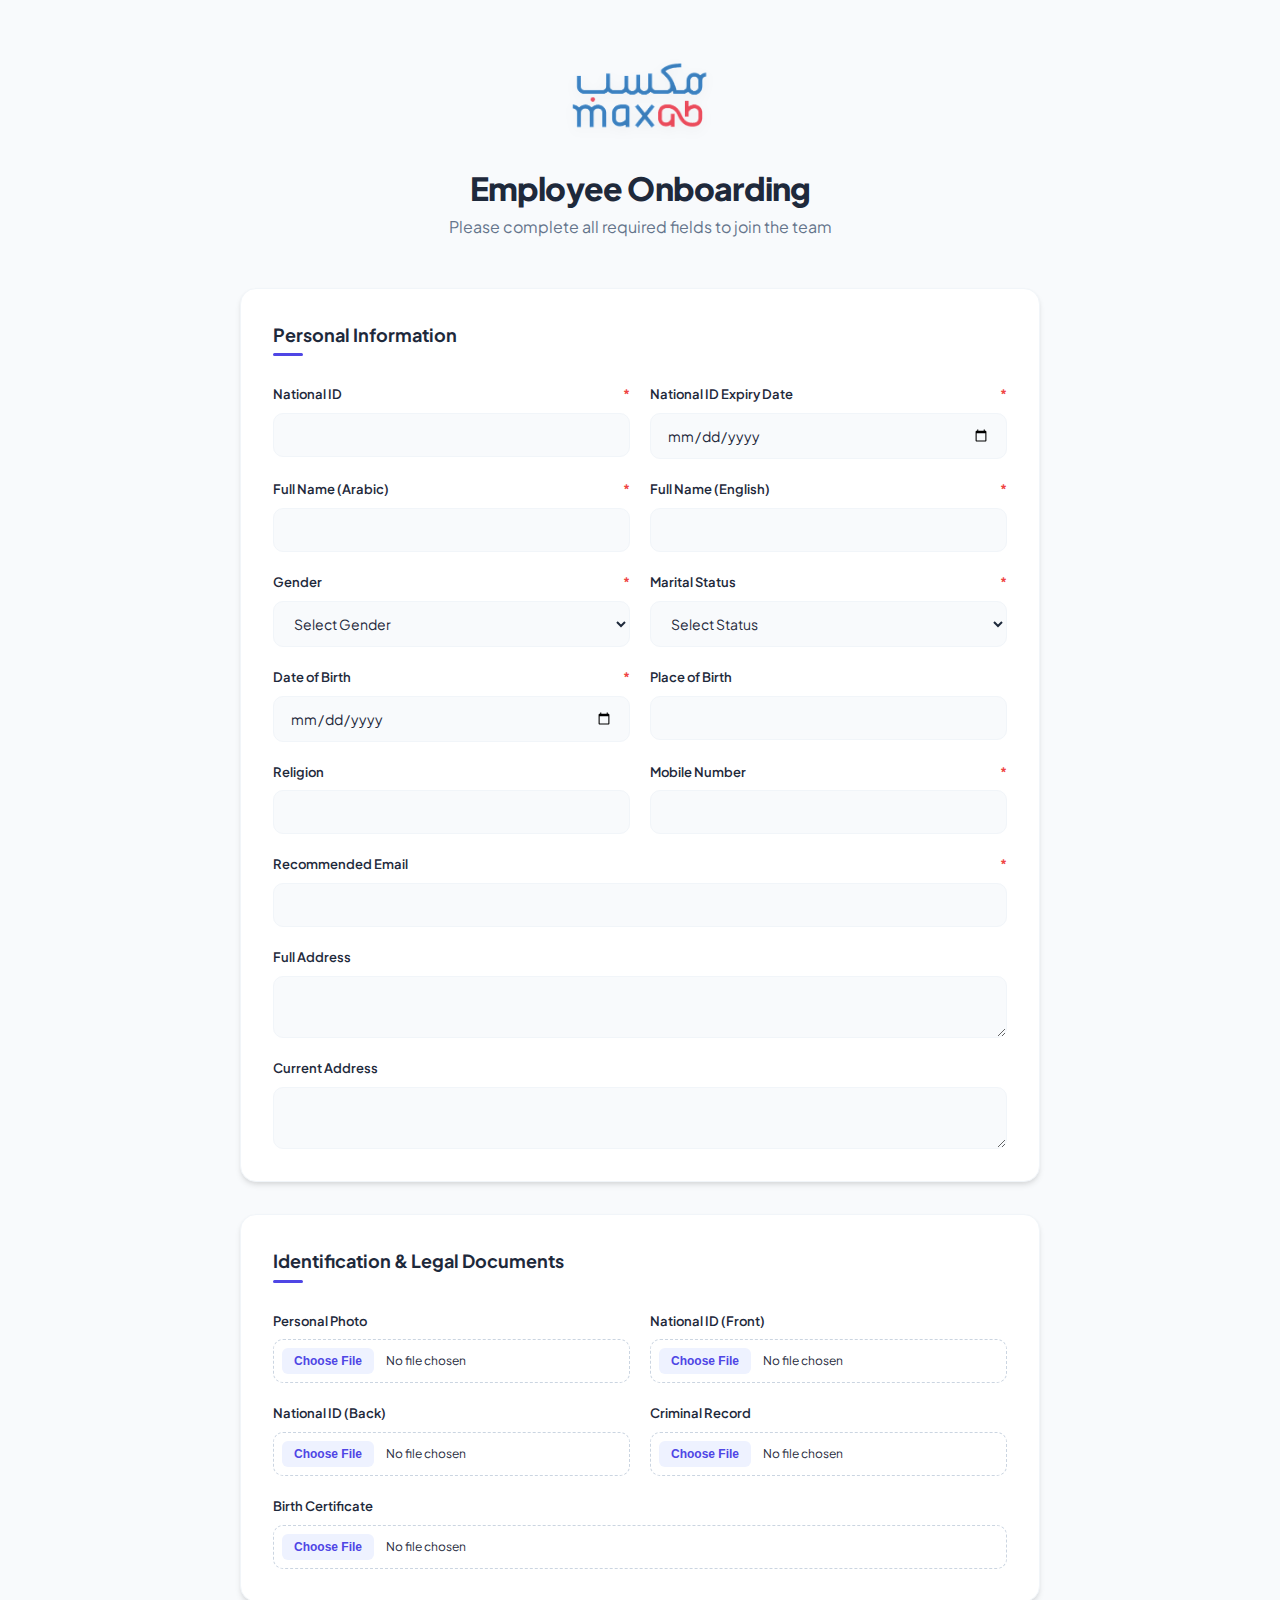
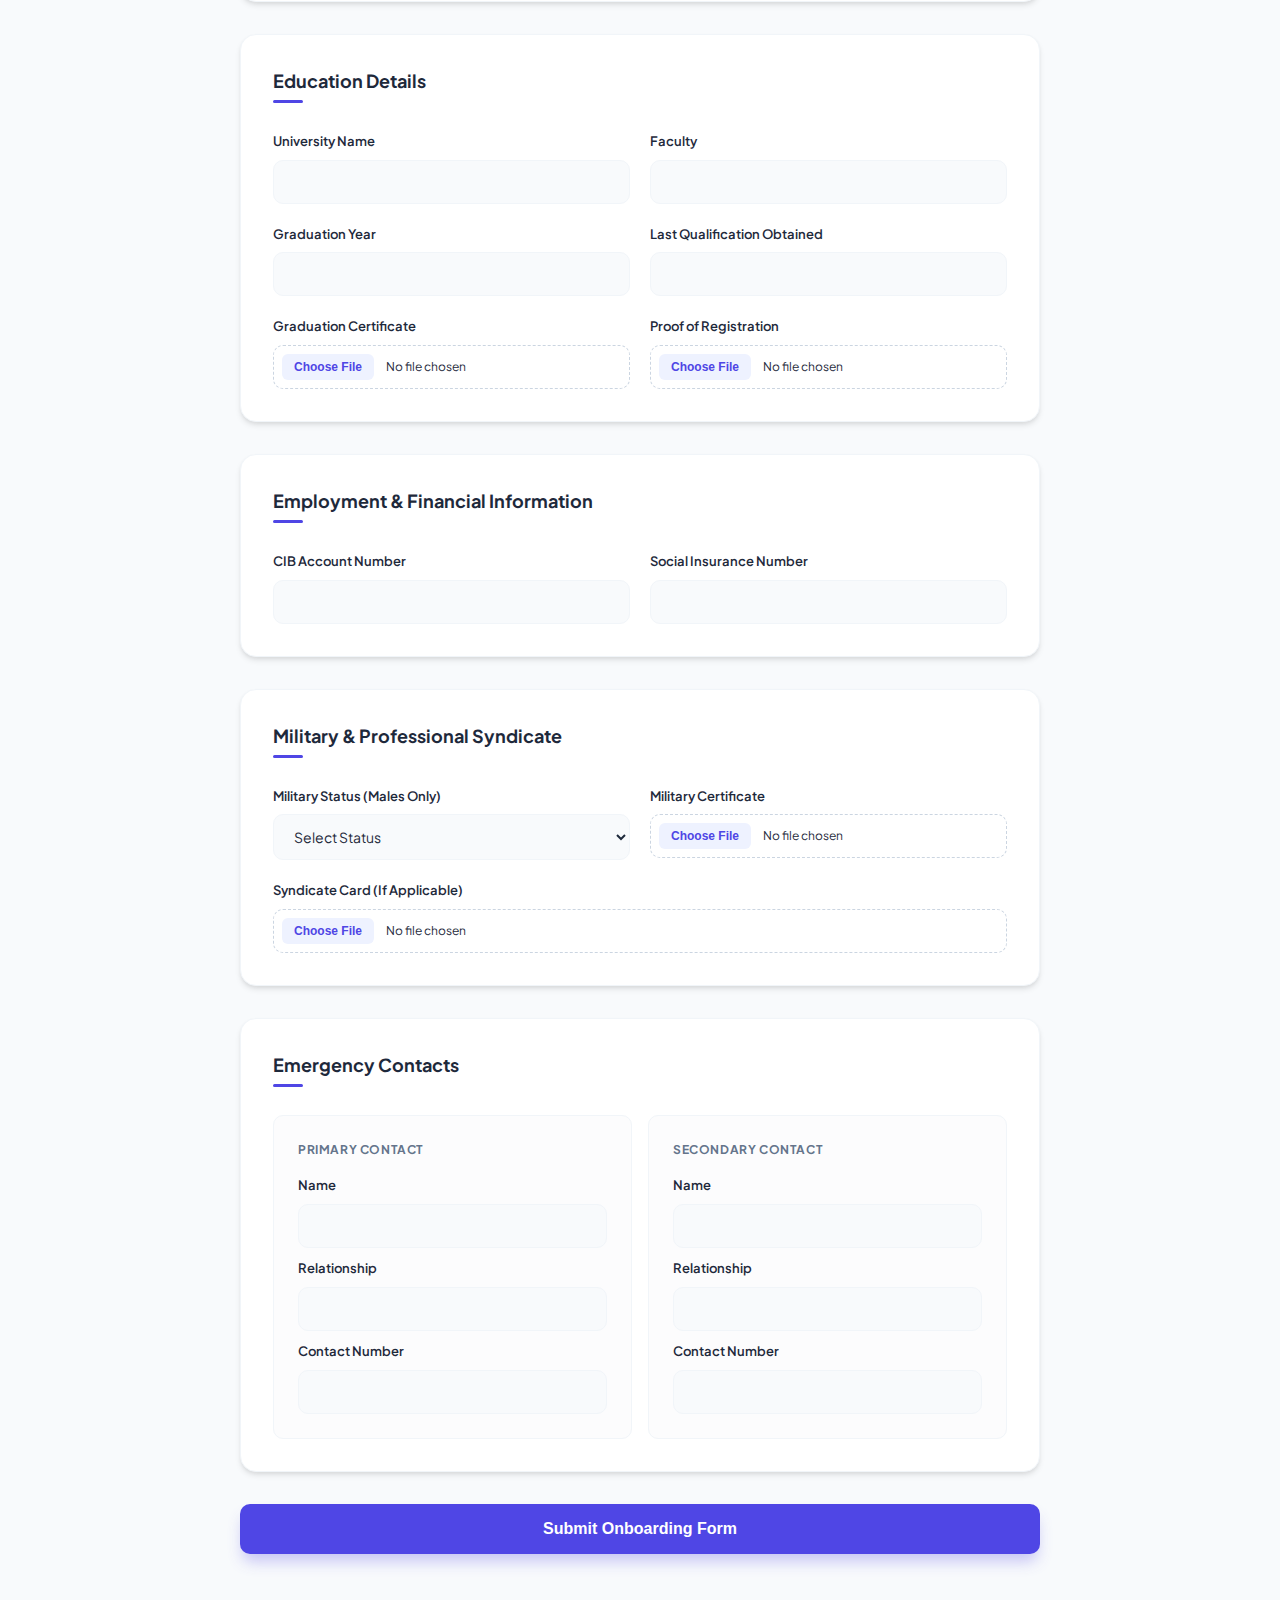
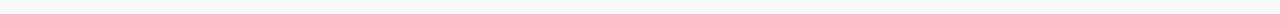
<file: src/main/resources/static/index.html>
<!DOCTYPE html>
<html lang="en">
<head>
    <meta charset="UTF-8">
    <meta name="viewport" content="width=device-width, initial-scale=1.0">
    <title>MaxAB - Employee Onboarding</title>
    <link rel="stylesheet" href="style.css">
</head>
<body>

<div class="container">
    <header class="brand-header">
        <img src="logo.png" alt="MaxAB Logo" class="brand-logo">
        <h1>Employee Onboarding</h1>
        <p>Please complete all required fields to join the team</p>
    </header>

    <div id="statusAlert" class="alert"></div>

    <form id="onboardingForm" enctype="multipart/form-data">

        <div class="form-card">
            <div class="section-header">
                <h2>Personal Information</h2>
            </div>
            <div class="form-grid">
                <div class="form-group">
                    <label for="nationalId">National ID <span class="required">*</span></label>
                    <input type="text" id="nationalId" name="nationalId" required>
                </div>
                <div class="form-group">
                    <label for="nationalIdExpiryDate">National ID Expiry Date <span class="required">*</span></label>
                    <input type="date" id="nationalIdExpiryDate" name="nationalIdExpiryDate" required>
                </div>
                <div class="form-group">
                    <label for="fullNameArabic">Full Name (Arabic) <span class="required">*</span></label>
                    <input type="text" id="fullNameArabic" name="fullNameArabic" required>
                </div>
                <div class="form-group">
                    <label for="fullNameEnglish">Full Name (English) <span class="required">*</span></label>
                    <input type="text" id="fullNameEnglish" name="fullNameEnglish" required>
                </div>
                <div class="form-group">
                    <label for="gender">Gender <span class="required">*</span></label>
                    <select id="gender" name="gender" required>
                        <option value="">Select Gender</option>
                        <option value="Male">Male</option>
                        <option value="Female">Female</option>
                    </select>
                </div>
                <div class="form-group">
                    <label for="maritalStatus">Marital Status <span class="required">*</span></label>
                    <select id="maritalStatus" name="maritalStatus" required>
                        <option value="">Select Status</option>
                        <option value="Single">Single</option>
                        <option value="Married">Married</option>
                        <option value="Divorced">Divorced</option>
                        <option value="Widowed">Widowed</option>
                    </select>
                </div>
                <div class="form-group">
                    <label for="dateOfBirth">Date of Birth <span class="required">*</span></label>
                    <input type="date" id="dateOfBirth" name="dateOfBirth" required>
                </div>
                <div class="form-group">
                    <label for="placeOfBirth">Place of Birth</label>
                    <input type="text" id="placeOfBirth" name="placeOfBirth">
                </div>
                <div class="form-group">
                    <label for="religion">Religion</label>
                    <input type="text" id="religion" name="religion">
                </div>
                <div class="form-group">
                    <label for="mobileNumber">Mobile Number <span class="required">*</span></label>
                    <input type="tel" id="mobileNumber" name="mobileNumber" required>
                </div>
                <div class="form-group full-width">
                    <label for="recommendedEmail">Recommended Email <span class="required">*</span></label>
                    <input type="email" id="recommendedEmail" name="recommendedEmail" required>
                </div>
                <div class="form-group full-width">
                    <label for="fullAddress">Full Address</label>
                    <textarea id="fullAddress" name="fullAddress" rows="2"></textarea>
                </div>
                <div class="form-group full-width">
                    <label for="currentAddress">Current Address</label>
                    <textarea id="currentAddress" name="currentAddress" rows="2"></textarea>
                </div>
            </div>
        </div>

        <div class="form-card">
            <div class="section-header">
                <h2>Identification & Legal Documents</h2>
            </div>
            <div class="form-grid">
                <div class="form-group">
                    <label for="personalPhoto">Personal Photo</label>
                    <input type="file" id="personalPhoto" name="personalPhoto" accept="image/*">
                </div>
                <div class="form-group">
                    <label for="nationalIdFront">National ID (Front)</label>
                    <input type="file" id="nationalIdFront" name="nationalIdFront" accept="image/*,.pdf">
                </div>
                <div class="form-group">
                    <label for="nationalIdBack">National ID (Back)</label>
                    <input type="file" id="nationalIdBack" name="nationalIdBack" accept="image/*,.pdf">
                </div>
                <div class="form-group">
                    <label for="criminalRecord">Criminal Record</label>
                    <input type="file" id="criminalRecord" name="criminalRecord" accept=".pdf,image/*">
                </div>
                <div class="form-group full-width">
                    <label for="birthCertificate">Birth Certificate</label>
                    <input type="file" id="birthCertificate" name="birthCertificate" accept=".pdf,image/*">
                </div>
            </div>
        </div>

        <div class="form-card">
            <div class="section-header">
                <h2>Education Details</h2>
            </div>
            <div class="form-grid">
                <div class="form-group">
                    <label for="universityName">University Name</label>
                    <input type="text" id="universityName" name="universityName">
                </div>
                <div class="form-group">
                    <label for="faculty">Faculty</label>
                    <input type="text" id="faculty" name="faculty">
                </div>
                <div class="form-group">
                    <label for="graduationYear">Graduation Year</label>
                    <input type="number" id="graduationYear" name="graduationYear" min="1950" max="2030">
                </div>
                <div class="form-group">
                    <label for="lastQualification">Last Qualification Obtained</label>
                    <input type="text" id="lastQualification" name="lastQualification">
                </div>
                <div class="form-group">
                    <label for="graduationCertificate">Graduation Certificate</label>
                    <input type="file" id="graduationCertificate" name="graduationCertificate" accept=".pdf,image/*">
                </div>
                <div class="form-group">
                    <label for="proofOfRegistration">Proof of Registration</label>
                    <input type="file" id="proofOfRegistration" name="proofOfRegistration" accept=".pdf,image/*">
                </div>
            </div>
        </div>

        <div class="form-card">
            <div class="section-header">
                <h2>Employment & Financial Information</h2>
            </div>
            <div class="form-grid">
                <div class="form-group">
                    <label for="cibAccountNumber">CIB Account Number</label>
                    <input type="text" id="cibAccountNumber" name="cibAccountNumber">
                </div>
                <div class="form-group">
                    <label for="socialInsuranceNumber">Social Insurance Number</label>
                    <input type="text" id="socialInsuranceNumber" name="socialInsuranceNumber">
                </div>
            </div>
        </div>

        <div class="form-card">
            <div class="section-header">
                <h2>Military & Professional Syndicate</h2>
            </div>
            <div class="form-grid">
                <div class="form-group">
                    <label for="militaryStatus">Military Status (Males Only)</label>
                    <select id="militaryStatus" name="militaryStatus">
                        <option value="">Select Status</option>
                        <option value="Completed">Completed</option>
                        <option value="Exempted">Exempted</option>
                        <option value="Postponed">Postponed</option>
                        <option value="N/A">N/A</option>
                    </select>
                </div>
                <div class="form-group">
                    <label for="militaryCertificate">Military Certificate</label>
                    <input type="file" id="militaryCertificate" name="militaryCertificate">
                </div>
                <div class="form-group full-width">
                    <label for="syndicateCard">Syndicate Card (If Applicable)</label>
                    <input type="file" id="syndicateCard" name="syndicateCard">
                </div>
            </div>
        </div>

        <div class="form-card">
            <div class="section-header">
                <h2>Emergency Contacts</h2>
            </div>
            <div class="contact-grid">
                <div class="contact-sub-card">
                    <h3>Primary Contact</h3>
                    <div class="form-group">
                        <label>Name</label>
                        <input type="text" name="primaryContact.name">
                    </div>
                    <div class="form-group" style="margin-top:10px">
                        <label>Relationship</label>
                        <input type="text" name="primaryContact.relationship">
                    </div>
                    <div class="form-group" style="margin-top:10px">
                        <label>Contact Number</label>
                        <input type="tel" name="primaryContact.contactNumber">
                    </div>
                </div>
                <div class="contact-sub-card">
                    <h3>Secondary Contact</h3>
                    <div class="form-group">
                        <label>Name</label>
                        <input type="text" name="secondaryContact.name">
                    </div>
                    <div class="form-group" style="margin-top:10px">
                        <label>Relationship</label>
                        <input type="text" name="secondaryContact.relationship">
                    </div>
                    <div class="form-group" style="margin-top:10px">
                        <label>Contact Number</label>
                        <input type="tel" name="secondaryContact.contactNumber">
                    </div>
                </div>
            </div>
        </div>

        <button type="submit" class="btn-submit" id="submitBtn">Submit Onboarding Form</button>
    </form>
</div>

<script>
    document.getElementById('onboardingForm').addEventListener('submit', async (e) => {
        e.preventDefault();
        const form = e.target;
        const btn = document.getElementById('submitBtn');
        const alert = document.getElementById('statusAlert');
        const formData = new FormData(form);

        btn.disabled = true;
        btn.innerText = "Submitting Data...";
        alert.className = "alert"; // Hide alert

        try {
            const response = await fetch('http://localhost:8080/api/onboarding', {
                method: 'POST',
                body: formData
            });
            const data = await response.json();

            if (data.success) {
                // Redirect to success page with submission details
                window.location.href = `/success.html?recordId=${data.recordId}&nationalId=${data.nationalId}`;
            } else {
                // Show error message
                alert.innerText = "Error: " + data.message;
                alert.className = "alert error";
                window.scrollTo({ top: 0, behavior: 'smooth' });
            }
        } catch (error) {
            alert.innerText = "Error: " + error.message;
            alert.className = "alert error";
            window.scrollTo({ top: 0, behavior: 'smooth' });
        } finally {
            btn.disabled = false;
            btn.innerText = "Submit Onboarding Form";
        }
    });
</script>

</body>
</html>
</file>
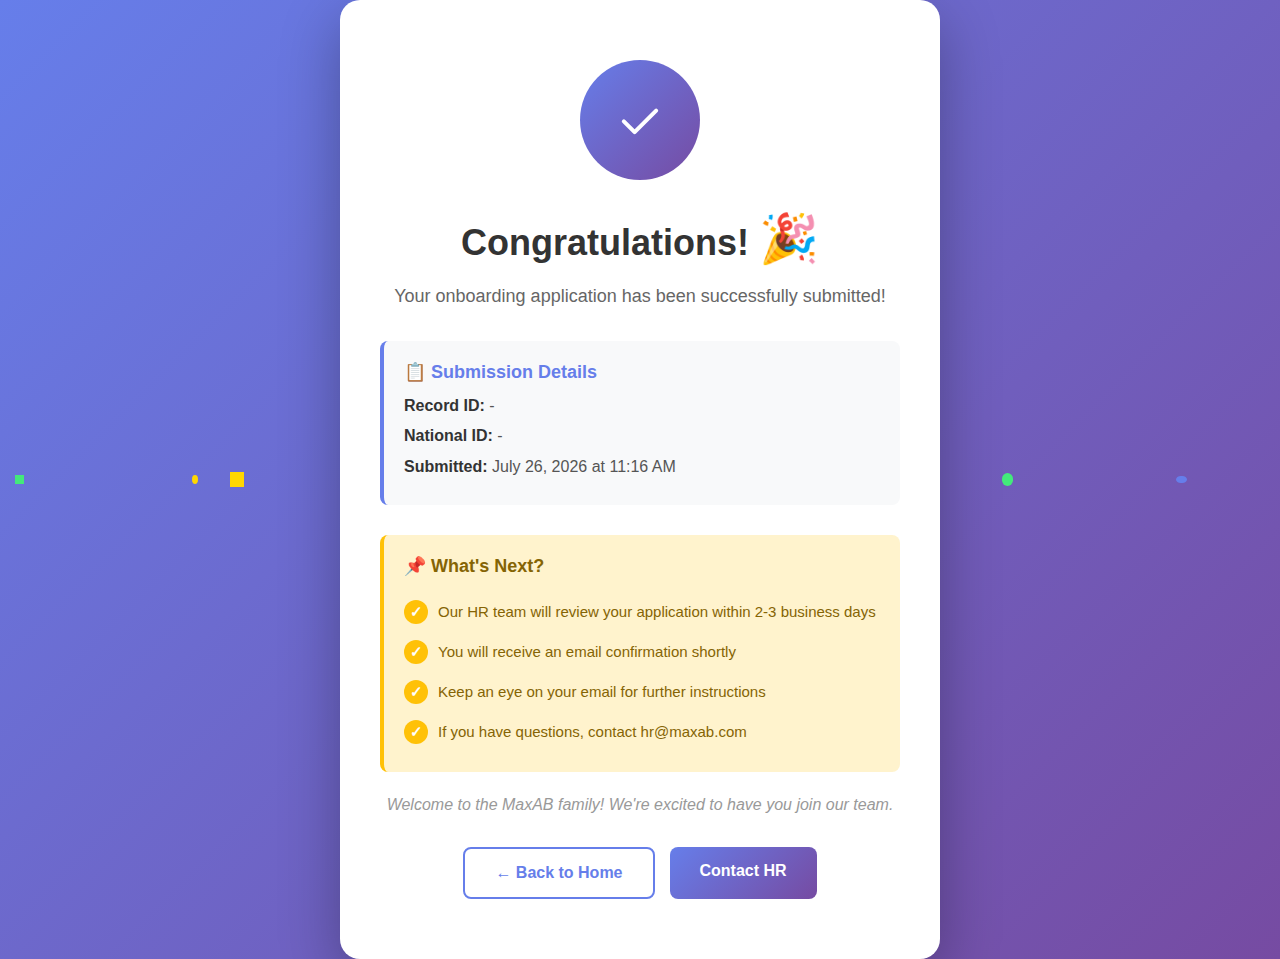
<file: src/main/resources/static/success.html>
<!DOCTYPE html>
<html lang="en">
<head>
    <meta charset="UTF-8">
    <meta name="viewport" content="width=device-width, initial-scale=1.0">
    <title>Welcome to MaxAB! 🎉</title>
    <style>
        * {
            margin: 0;
            padding: 0;
            box-sizing: border-box;
        }

        body {
            font-family: 'Segoe UI', Tahoma, Geneva, Verdana, sans-serif;
            background: linear-gradient(135deg, #667eea 0%, #764ba2 100%);
            min-height: 100vh;
            display: flex;
            align-items: center;
            justify-content: center;
            overflow: hidden;
            position: relative;
        }

        .confetti {
            position: fixed;
            width: 10px;
            height: 10px;
            background: #f0f0f0;
            position: absolute;
            animation: confetti-fall linear forwards;
        }

        @keyframes confetti-fall {
            to {
                transform: translateY(100vh) rotate(360deg);
                opacity: 0;
            }
        }

        .container {
            text-align: center;
            background: white;
            padding: 60px 40px;
            border-radius: 20px;
            box-shadow: 0 20px 60px rgba(0,0,0,0.3);
            max-width: 600px;
            width: 90%;
            animation: slideUp 0.6s ease-out;
            position: relative;
            z-index: 10;
        }

        @keyframes slideUp {
            from {
                opacity: 0;
                transform: translateY(50px);
            }
            to {
                opacity: 1;
                transform: translateY(0);
            }
        }

        .success-icon {
            width: 120px;
            height: 120px;
            margin: 0 auto 30px;
            background: linear-gradient(135deg, #667eea 0%, #764ba2 100%);
            border-radius: 50%;
            display: flex;
            align-items: center;
            justify-content: center;
            animation: scaleIn 0.5s ease-out 0.3s backwards;
        }

        @keyframes scaleIn {
            from {
                transform: scale(0);
            }
            to {
                transform: scale(1);
            }
        }

        .success-icon svg {
            width: 70px;
            height: 70px;
            stroke: white;
            stroke-width: 3;
            stroke-linecap: round;
            stroke-linejoin: round;
            fill: none;
            animation: drawCheck 0.5s ease-out 0.6s backwards;
        }

        @keyframes drawCheck {
            from {
                stroke-dasharray: 100;
                stroke-dashoffset: 100;
            }
            to {
                stroke-dasharray: 100;
                stroke-dashoffset: 0;
            }
        }

        h1 {
            font-size: 36px;
            color: #333;
            margin-bottom: 15px;
            animation: fadeIn 0.5s ease-out 0.8s backwards;
        }

        .emoji {
            font-size: 48px;
            display: inline-block;
            animation: bounce 1s ease-in-out infinite;
        }

        @keyframes bounce {
            0%, 100% {
                transform: translateY(0);
            }
            50% {
                transform: translateY(-10px);
            }
        }

        p {
            font-size: 18px;
            color: #666;
            line-height: 1.6;
            margin-bottom: 20px;
            animation: fadeIn 0.5s ease-out 1s backwards;
        }

        @keyframes fadeIn {
            from {
                opacity: 0;
            }
            to {
                opacity: 1;
            }
        }

        .info-box {
            background: #f8f9fa;
            border-left: 4px solid #667eea;
            padding: 20px;
            margin: 30px 0;
            border-radius: 8px;
            text-align: left;
            animation: fadeIn 0.5s ease-out 1.2s backwards;
        }

        .info-box h3 {
            color: #667eea;
            margin-bottom: 10px;
            font-size: 18px;
        }

        .info-box p {
            margin: 5px 0;
            font-size: 16px;
            color: #555;
        }

        .info-box strong {
            color: #333;
        }

        .next-steps {
            background: #fff3cd;
            border-left: 4px solid #ffc107;
            padding: 20px;
            margin: 20px 0;
            border-radius: 8px;
            text-align: left;
            animation: fadeIn 0.5s ease-out 1.4s backwards;
        }

        .next-steps h3 {
            color: #856404;
            margin-bottom: 15px;
            font-size: 18px;
        }

        .next-steps ul {
            list-style: none;
            padding: 0;
        }

        .next-steps li {
            padding: 8px 0;
            color: #856404;
            font-size: 15px;
            display: flex;
            align-items: center;
        }

        .next-steps li::before {
            content: "✓";
            display: inline-block;
            width: 24px;
            height: 24px;
            background: #ffc107;
            color: white;
            border-radius: 50%;
            margin-right: 10px;
            text-align: center;
            line-height: 24px;
            font-weight: bold;
            flex-shrink: 0;
        }

        .button-group {
            display: flex;
            gap: 15px;
            justify-content: center;
            margin-top: 30px;
            flex-wrap: wrap;
            animation: fadeIn 0.5s ease-out 1.6s backwards;
        }

        .btn {
            padding: 15px 30px;
            border: none;
            border-radius: 8px;
            font-size: 16px;
            font-weight: 600;
            cursor: pointer;
            transition: all 0.3s ease;
            text-decoration: none;
            display: inline-block;
        }

        .btn-primary {
            background: linear-gradient(135deg, #667eea 0%, #764ba2 100%);
            color: white;
        }

        .btn-primary:hover {
            transform: translateY(-2px);
            box-shadow: 0 5px 20px rgba(102, 126, 234, 0.4);
        }

        .btn-secondary {
            background: white;
            color: #667eea;
            border: 2px solid #667eea;
        }

        .btn-secondary:hover {
            background: #667eea;
            color: white;
            transform: translateY(-2px);
        }

        .celebration-text {
            margin: 20px 0;
            font-size: 16px;
            color: #999;
            font-style: italic;
            animation: fadeIn 0.5s ease-out 1.8s backwards;
        }

        @media (max-width: 768px) {
            .container {
                padding: 40px 20px;
            }

            h1 {
                font-size: 28px;
            }

            .emoji {
                font-size: 36px;
            }

            .button-group {
                flex-direction: column;
            }

            .btn {
                width: 100%;
            }
        }
    </style>
</head>
<body>
<div class="container">
    <div class="success-icon">
        <svg viewBox="0 0 52 52">
            <path d="M14 27l8 8 16-16"/>
        </svg>
    </div>

    <h1>Congratulations! <span class="emoji">🎉</span></h1>

    <p>Your onboarding application has been successfully submitted!</p>

    <div class="info-box">
        <h3>📋 Submission Details</h3>
        <p><strong>Record ID:</strong> <span id="recordId">-</span></p>
        <p><strong>National ID:</strong> <span id="nationalId">-</span></p>
        <p><strong>Submitted:</strong> <span id="submissionDate">-</span></p>
    </div>

    <div class="next-steps">
        <h3>📌 What's Next?</h3>
        <ul>
            <li>Our HR team will review your application within 2-3 business days</li>
            <li>You will receive an email confirmation shortly</li>
            <li>Keep an eye on your email for further instructions</li>
            <li>If you have questions, contact hr@maxab.com</li>
        </ul>
    </div>

    <p class="celebration-text">Welcome to the MaxAB family! We're excited to have you join our team.</p>

    <div class="button-group">
        <a href="/" class="btn btn-secondary">← Back to Home</a>
        <a href="mailto:hr@maxab.com" class="btn btn-primary">Contact HR</a>
    </div>
</div>

<script>
    // Get data from URL parameters
    const urlParams = new URLSearchParams(window.location.search);
    const recordId = urlParams.get('recordId');
    const nationalId = urlParams.get('nationalId');

    if (recordId) {
        document.getElementById('recordId').textContent = recordId;
    }

    if (nationalId) {
        document.getElementById('nationalId').textContent = nationalId;
    }

    // Set submission date
    const now = new Date();
    const dateStr = now.toLocaleDateString('en-US', {
        year: 'numeric',
        month: 'long',
        day: 'numeric',
        hour: '2-digit',
        minute: '2-digit'
    });
    document.getElementById('submissionDate').textContent = dateStr;

    // Create confetti effect
    function createConfetti() {
        const colors = ['#667eea', '#764ba2', '#f093fb', '#4facfe', '#43e97b', '#ffd700', '#ff6b6b', '#4ecdc4'];
        const confettiCount = 50;

        for (let i = 0; i < confettiCount; i++) {
            setTimeout(() => {
                const confetti = document.createElement('div');
                confetti.className = 'confetti';
                confetti.style.left = Math.random() * 100 + 'vw';
                confetti.style.background = colors[Math.floor(Math.random() * colors.length)];
                confetti.style.animationDuration = (Math.random() * 3 + 2) + 's';
                confetti.style.animationDelay = Math.random() * 2 + 's';
                confetti.style.width = (Math.random() * 10 + 5) + 'px';
                confetti.style.height = (Math.random() * 10 + 5) + 'px';
                confetti.style.borderRadius = Math.random() > 0.5 ? '50%' : '0';

                document.body.appendChild(confetti);

                setTimeout(() => confetti.remove(), 5000);
            }, i * 50);
        }
    }

    // Start confetti when page loads
    window.addEventListener('load', () => {
        createConfetti();
        // Create more confetti every 3 seconds
        setInterval(createConfetti, 3000);
    });

    // Add celebration sound effect (optional - can be removed if you don't want sound)
    function playSuccessSound() {
        // Create a simple success tone using Web Audio API
        const audioContext = new (window.AudioContext || window.webkitAudioContext)();
        const oscillator = audioContext.createOscillator();
        const gainNode = audioContext.createGain();

        oscillator.connect(gainNode);
        gainNode.connect(audioContext.destination);

        oscillator.frequency.value = 800;
        oscillator.type = 'sine';

        gainNode.gain.setValueAtTime(0.3, audioContext.currentTime);
        gainNode.gain.exponentialRampToValueAtTime(0.01, audioContext.currentTime + 0.5);

        oscillator.start(audioContext.currentTime);
        oscillator.stop(audioContext.currentTime + 0.5);
    }

    // Play sound on load (user interaction required for some browsers)
    document.addEventListener('click', () => {
        playSuccessSound();
    }, { once: true });
</script>
</body>
</html>
</file>
<file: src/main/resources/static/style.css>
@import url('https://fonts.googleapis.com/css2?family=Plus+Jakarta+Sans:wght@400;500;600;700;800&display=swap');

:root {
    --primary: #4f46e5; /* Modern Indigo */
    --primary-light: #eef2ff;
    --success: #10b981;
    --error: #ef4444;
    --text-dark: #1e293b;
    --text-muted: #64748b;
    --bg-app: #f8fafc;
    --card-bg: #ffffff;
    --border-color: #f1f5f9;
    --input-bg: #f8fafc;
    --radius-lg: 16px;
    --radius-md: 10px;
    --shadow-sm: 0 1px 3px rgba(0,0,0,0.1);
    --shadow-md: 0 4px 6px -1px rgba(0,0,0,0.1), 0 2px 4px -1px rgba(0,0,0,0.06);
}

* {
    box-sizing: border-box;
    margin: 0;
    padding: 0;
}

body {
    font-family: 'Plus Jakarta Sans', sans-serif;
    background-color: var(--bg-app);
    color: var(--text-dark);
    line-height: 1.6;
    padding: 60px 20px;
}

.container {
    max-width: 800px;
    margin: 0 auto;
}

/* --- Premium Header --- */
.brand-header {
    text-align: center;
    margin-bottom: 48px;
}

.brand-logo {
    max-width: 140px;
    height: auto;
    margin-bottom: 24px;
    filter: drop-shadow(0 4px 6px rgba(0,0,0,0.05));
}

.brand-header h1 {
    font-size: 32px;
    font-weight: 800;
    letter-spacing: -0.025em;
    color: var(--text-dark);
}

.brand-header p {
    color: var(--text-muted);
    font-size: 16px;
}

/* --- Section Cards --- */
.form-card {
    background: var(--card-bg);
    border-radius: var(--radius-lg);
    padding: 32px;
    margin-bottom: 32px;
    box-shadow: var(--shadow-md);
    border: 1px solid var(--border-color);
    transition: transform 0.2s ease;
}

.section-header {
    display: flex;
    align-items: center;
    gap: 12px;
    margin-bottom: 28px;
}

.section-header h2 {
    font-size: 18px;
    font-weight: 700;
    color: var(--text-dark);
    position: relative;
}

.section-header h2::after {
    content: '';
    display: block;
    width: 30px;
    height: 3px;
    background: var(--primary);
    border-radius: 2px;
    margin-top: 4px;
}

/* --- Input Styling --- */
.form-grid {
    display: grid;
    grid-template-columns: repeat(2, 1fr);
    gap: 20px;
}

.form-group {
    display: flex;
    flex-direction: column;
    gap: 8px;
}

.full-width {
    grid-column: span 2;
}

label {
    font-size: 13px;
    font-weight: 600;
    color: var(--text-dark);
    display: flex;
    justify-content: space-between;
}

.required {
    color: var(--error);
    font-weight: bold;
}

input, select, textarea {
    padding: 12px 16px;
    border: 1px solid var(--border-color);
    border-radius: var(--radius-md);
    font-size: 14px;
    background: var(--input-bg);
    color: var(--text-dark);
    transition: all 0.2s cubic-bezier(0.4, 0, 0.2, 1);
    font-family: inherit;
}

input:hover, select:hover {
    border-color: #cbd5e1;
}

input:focus, select:focus, textarea:focus {
    outline: none;
    border-color: var(--primary);
    background: #fff;
    box-shadow: 0 0 0 4px rgba(79, 70, 229, 0.1);
}

/* --- File Upload Design --- */
input[type="file"] {
    background: #fff;
    padding: 8px;
    font-size: 12px;
    border: 1px dashed #cbd5e1;
}

input[type="file"]::file-selector-button {
    background: var(--primary-light);
    color: var(--primary);
    padding: 6px 12px;
    border-radius: 6px;
    border: none;
    font-weight: 600;
    cursor: pointer;
    margin-right: 12px;
}

/* --- Emergency Contacts --- */
.contact-grid {
    display: grid;
    grid-template-columns: 1fr 1fr;
    gap: 16px;
}

.contact-sub-card {
    background: #fcfcfd;
    padding: 24px;
    border-radius: var(--radius-md);
    border: 1px solid var(--border-color);
}

.contact-sub-card h3 {
    font-size: 12px;
    text-transform: uppercase;
    letter-spacing: 0.05em;
    color: var(--text-muted);
    margin-bottom: 16px;
}

/* --- Submit Button --- */
.btn-submit {
    width: 100%;
    padding: 16px;
    background: var(--primary);
    color: white;
    border: none;
    border-radius: var(--radius-md);
    font-size: 16px;
    font-weight: 700;
    cursor: pointer;
    transition: all 0.3s;
    box-shadow: 0 10px 15px -3px rgba(79, 70, 229, 0.3);
}

.btn-submit:hover {
    background: #4338ca;
    transform: translateY(-2px);
    box-shadow: 0 20px 25px -5px rgba(79, 70, 229, 0.4);
}

.btn-submit:active {
    transform: translateY(0);
}

/* --- Responsive --- */
@media (max-width: 640px) {
    .form-grid, .contact-grid {
        grid-template-columns: 1fr;
    }
    .full-width {
        grid-column: span 1;
    }
    body {
        padding: 20px;
    }
}
</file>
